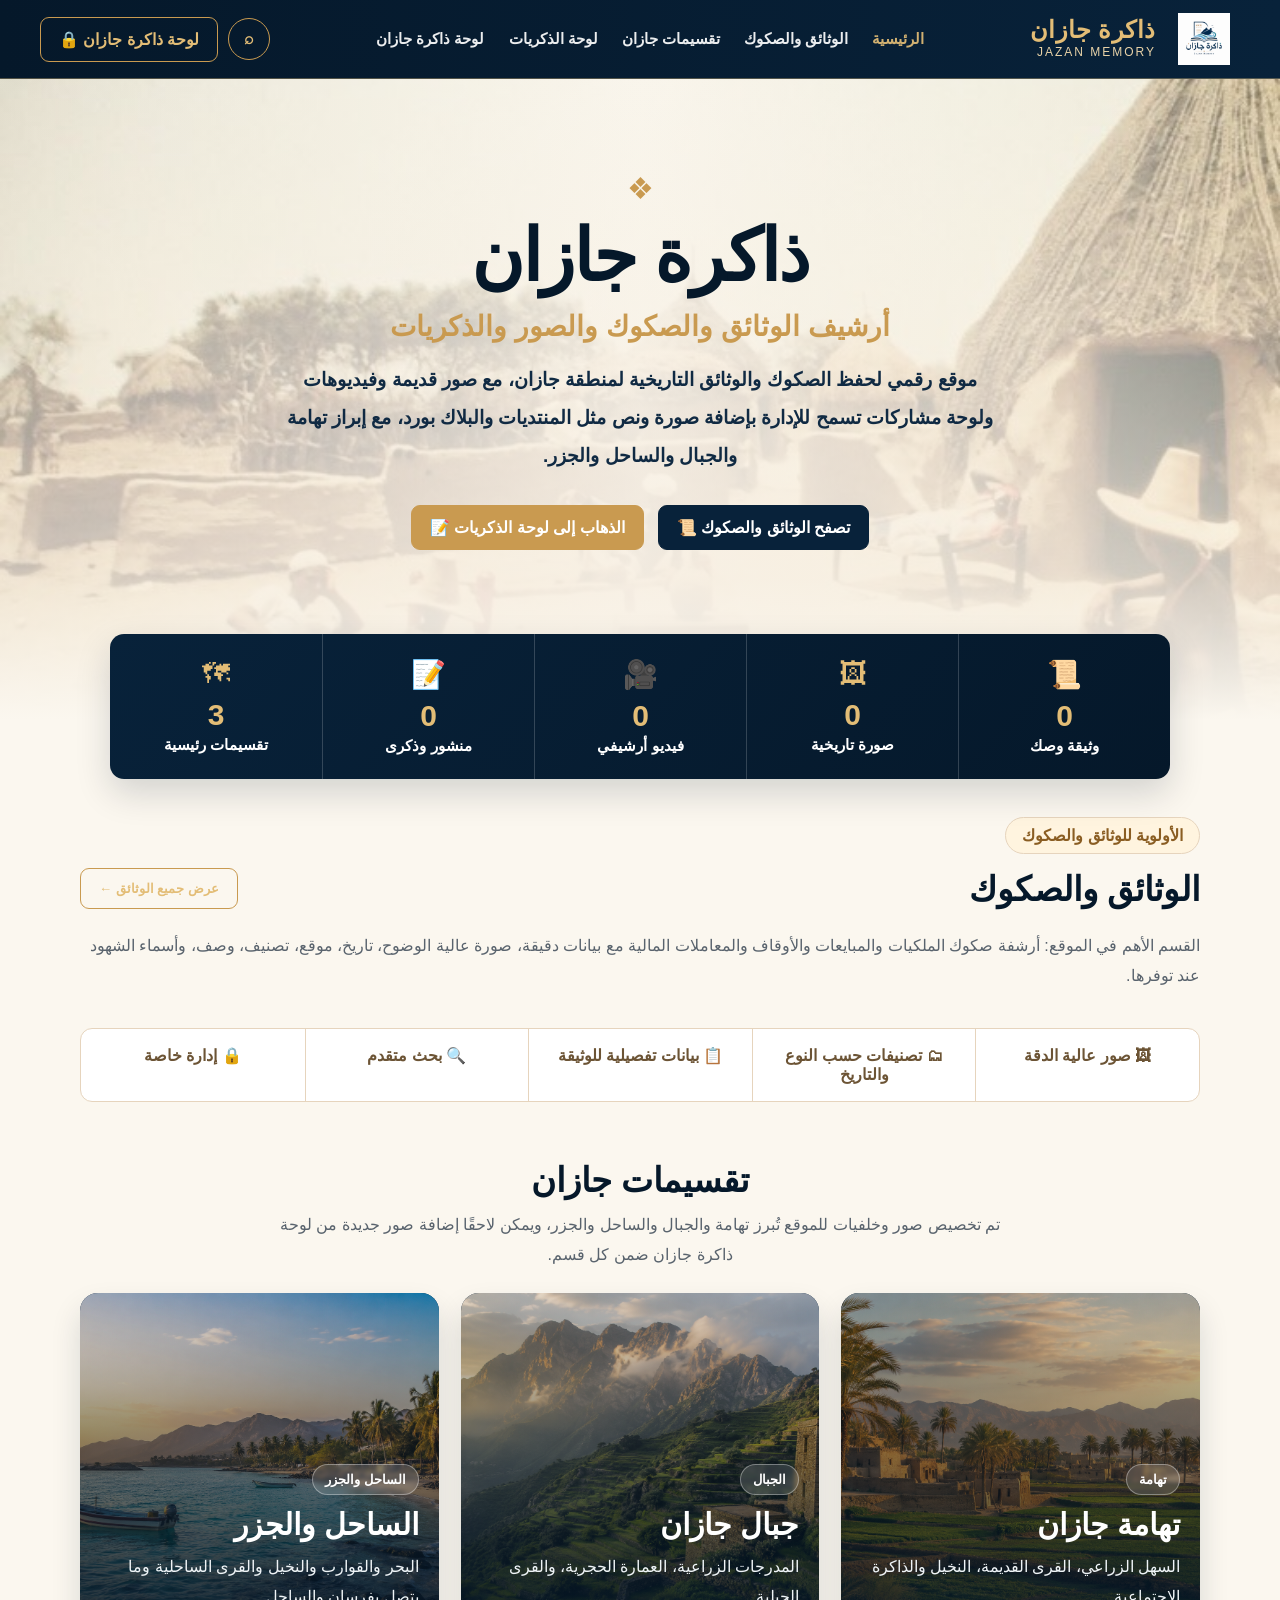
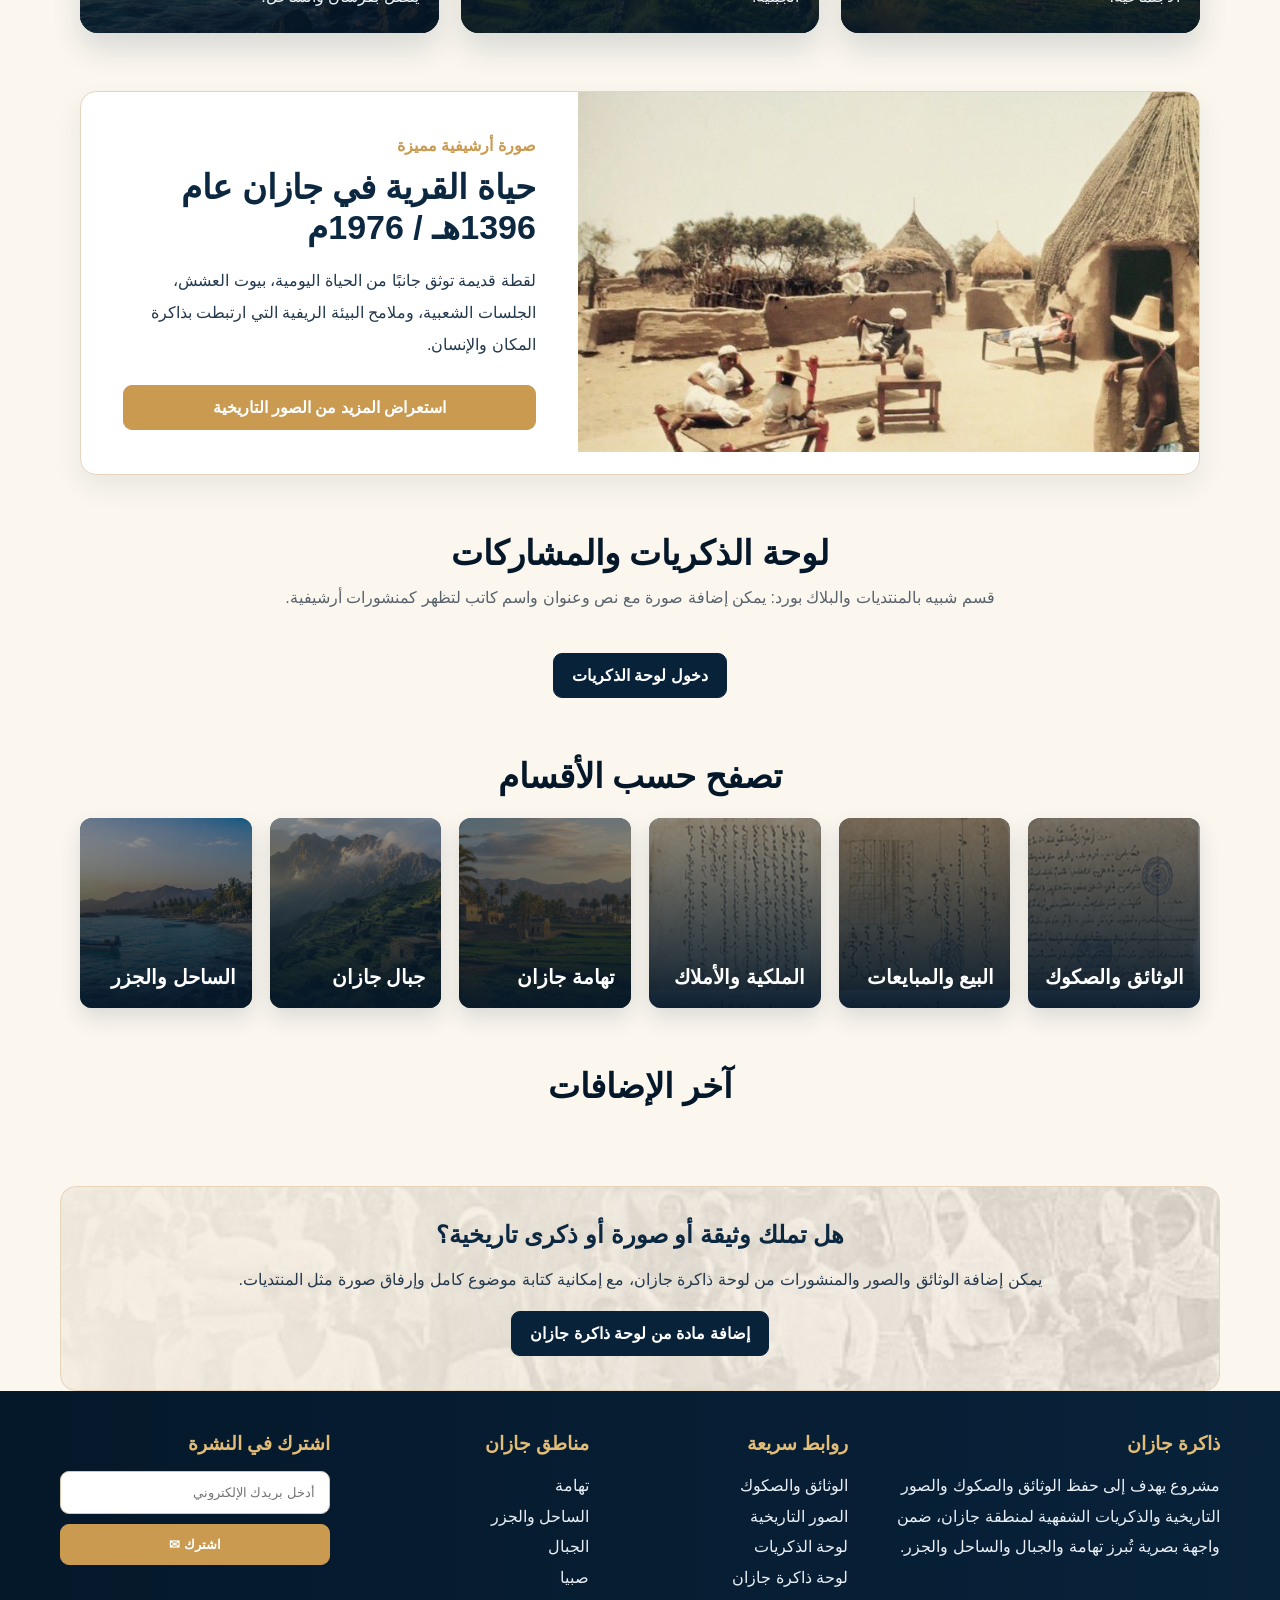
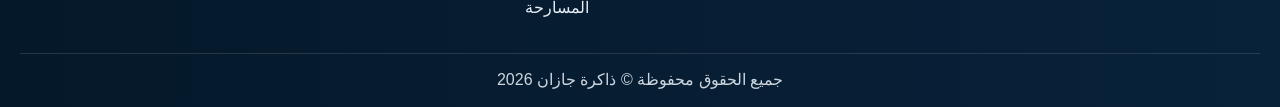
<file: index.html>
<!doctype html>
<html lang="ar" dir="rtl">
<head>
  <meta charset="utf-8">
  <meta name="viewport" content="width=device-width,initial-scale=1">
  <title>ذاكرة جازان | أرشيف الوثائق والصكوك</title>
  <link rel="stylesheet" href="style.css">
</head>
<body>
<header class="topbar">
  <nav class="nav">
    <a class="brand" href="index.html">
      <img src="logo.png" alt="ذاكرة جازان">
      <div><h1>ذاكرة جازان</h1><span>JAZAN MEMORY</span></div>
    </a>
    <div class="links">
      <a class="active" href="index.html">الرئيسية</a>
      <a href="documents.html">الوثائق والصكوك</a>
      <a href="#regions">تقسيمات جازان</a>
      <a href="board.html">لوحة الذكريات</a>
      <a href="admin.html">لوحة ذاكرة جازان</a>
    </div>
    <div class="actions">
      <a class="iconBtn" href="documents.html" title="بحث">⌕</a>
      <a class="btn ghost" href="admin.html">لوحة ذاكرة جازان 🔒</a>
    </div>
  </nav>
</header>

<section class="hero">
  <div class="heroContent">
    <div class="orn">❖</div>
    <h2>ذاكرة جازان</h2>
    <h3>أرشيف الوثائق والصكوك والصور والذكريات</h3>
    <p>موقع رقمي لحفظ الصكوك والوثائق التاريخية لمنطقة جازان، مع صور قديمة وفيديوهات ولوحة مشاركات تسمح للإدارة بإضافة صورة ونص مثل المنتديات والبلاك بورد، مع إبراز تهامة والجبال والساحل والجزر.</p>
    <div class="heroBtns">
      <a class="btn dark" href="documents.html">تصفح الوثائق والصكوك 📜</a>
      <a class="btn" href="board.html">الذهاب إلى لوحة الذكريات 📝</a>
    </div>
  </div>
</section>

<section class="stats">
  <div class="stat"><i>📜</i><b id="docCount">0</b><span>وثيقة وصك</span></div>
  <div class="stat"><i>🖼</i><b id="photoCount">0</b><span>صورة تاريخية</span></div>
  <div class="stat"><i>🎥</i><b id="videoCount">0</b><span>فيديو أرشيفي</span></div>
  <div class="stat"><i>📝</i><b id="postCount">0</b><span>منشور وذكرى</span></div>
  <div class="stat"><i>🗺</i><b>3</b><span>تقسيمات رئيسية</span></div>
</section>

<section class="section docsFirst">
  <div class="head">
    <h2>الوثائق والصكوك</h2>
    <a class="btn ghost miniWide" href="documents.html">عرض جميع الوثائق ←</a>
  </div>
  <p class="introText">القسم الأهم في الموقع: أرشفة صكوك الملكيات والمبايعات والأوقاف والمعاملات المالية مع بيانات دقيقة، صورة عالية الوضوح، تاريخ، موقع، تصنيف، وصف، وأسماء الشهود عند توفرها.</p>
  <div class="cards" id="docCards"></div>
  <div class="features">
    <div class="feature">🖼 صور عالية الدقة</div>
    <div class="feature">🗂 تصنيفات حسب النوع والتاريخ</div>
    <div class="feature">📋 بيانات تفصيلية للوثيقة</div>
    <div class="feature">🔍 بحث متقدم</div>
    <div class="feature">🔒 إدارة خاصة</div>
  </div>
</section>

<section class="section" id="regions">
  <div class="title">
    <h2>تقسيمات جازان</h2>
    <p>تم تخصيص صور وخلفيات للموقع تُبرز تهامة والجبال والساحل والجزر، ويمكن لاحقًا إضافة صور جديدة من لوحة ذاكرة جازان ضمن كل قسم.</p>
  </div>
  <div class="regionGrid">
    <a class="regionCard" href="documents.html?cat=تهامة">
      <img src="region-tihama.png" alt="تهامة جازان">
      <div class="regionOverlay"></div>
      <div class="regionBody"><span class="chip">تهامة</span><h3>تهامة جازان</h3><p>السهل الزراعي، القرى القديمة، النخيل والذاكرة الاجتماعية.</p></div>
    </a>
    <a class="regionCard" href="documents.html?cat=الجبال">
      <img src="region-mountains.png" alt="جبال جازان">
      <div class="regionOverlay"></div>
      <div class="regionBody"><span class="chip">الجبال</span><h3>جبال جازان</h3><p>المدرجات الزراعية، العمارة الحجرية، والقرى الجبلية.</p></div>
    </a>
    <a class="regionCard" href="documents.html?cat=الساحل والجزر">
      <img src="region-coast.png" alt="ساحل وجزر جازان">
      <div class="regionOverlay"></div>
      <div class="regionBody"><span class="chip">الساحل والجزر</span><h3>الساحل والجزر</h3><p>البحر والقوارب والنخيل والقرى الساحلية وما يتصل بفرسان والساحل.</p></div>
    </a>
  </div>
</section>

<section class="section" id="spotlight">
  <div class="spotlight">
    <img src="village-1396.png" alt="حياة القرية في جازان">
    <div class="spotText">
      <div class="label">صورة أرشيفية مميزة</div>
      <h2>حياة القرية في جازان عام 1396هـ / 1976م</h2>
      <p>لقطة قديمة توثق جانبًا من الحياة اليومية، بيوت العشش، الجلسات الشعبية، وملامح البيئة الريفية التي ارتبطت بذاكرة المكان والإنسان.</p>
      <a class="btn" href="documents.html?type=صورة">استعراض المزيد من الصور التاريخية</a>
    </div>
  </div>
</section>

<section class="section">
  <div class="title"><h2>لوحة الذكريات والمشاركات</h2><p>قسم شبيه بالمنتديات والبلاك بورد: يمكن إضافة صورة مع نص وعنوان واسم كاتب لتظهر كمنشورات أرشيفية.</p></div>
  <div class="postPreviewGrid" id="boardPosts"></div>
  <div class="centerBtn"><a class="btn dark" href="board.html">دخول لوحة الذكريات</a></div>
</section>

<section class="section" id="categories">
  <div class="title"><h2>تصفح حسب الأقسام</h2></div>
  <div class="catGrid">
    <a class="cat" href="documents.html?type=وثيقة"><img src="deed-1.jpg"><div>الوثائق والصكوك</div></a>
    <a class="cat" href="documents.html?cat=مبايعات"><img src="deed-2.jpg"><div>البيع والمبايعات</div></a>
    <a class="cat" href="documents.html?cat=ملكية وأملاك"><img src="deed-3.jpg"><div>الملكية والأملاك</div></a>
    <a class="cat" href="documents.html?cat=تهامة"><img src="region-tihama.png"><div>تهامة جازان</div></a>
    <a class="cat" href="documents.html?cat=الجبال"><img src="region-mountains.png"><div>جبال جازان</div></a>
    <a class="cat" href="documents.html?cat=الساحل والجزر"><img src="region-coast.png"><div>الساحل والجزر</div></a>
  </div>
</section>

<section class="section">
  <div class="title"><h2>آخر الإضافات</h2></div>
  <div class="updates" id="updates"></div>
</section>

<section class="cta">
  <h2>هل تملك وثيقة أو صورة أو ذكرى تاريخية؟</h2>
  <p>يمكن إضافة الوثائق والصور والمنشورات من لوحة ذاكرة جازان، مع إمكانية كتابة موضوع كامل وإرفاق صورة مثل المنتديات.</p>
  <a class="btn dark" href="admin.html">إضافة مادة من لوحة ذاكرة جازان</a>
</section>

<footer class="footer" id="about">
  <div class="footerGrid">
    <div>
      <h3>ذاكرة جازان</h3>
      <p>مشروع يهدف إلى حفظ الوثائق والصكوك والصور التاريخية والذكريات الشفهية لمنطقة جازان، ضمن واجهة بصرية تُبرز تهامة والجبال والساحل والجزر.</p>
    </div>
    <div>
      <h3>روابط سريعة</h3>
      <ul>
        <li><a href="documents.html">الوثائق والصكوك</a></li>
        <li><a href="documents.html?type=صورة">الصور التاريخية</a></li>
        <li><a href="board.html">لوحة الذكريات</a></li>
        <li><a href="admin.html">لوحة ذاكرة جازان</a></li>
      </ul>
    </div>
    <div>
      <h3>مناطق جازان</h3>
      <ul><li>تهامة</li><li>الساحل والجزر</li><li>الجبال</li><li>صبيا</li><li>المسارحة</li></ul>
    </div>
    <div class="newsletter">
      <h3>اشترك في النشرة</h3>
      <input placeholder="أدخل بريدك الإلكتروني">
      <button class="btn">اشترك ✉</button>
    </div>
  </div>
  <div class="copyright">جميع الحقوق محفوظة © ذاكرة جازان 2026</div>
</footer>

<div class="modal" id="modal"><div class="modalContent"><button class="btn dark" onclick="closeModal()">إغلاق</button><h2 id="modalTitle"></h2><div id="modalBody"></div></div></div>
<script src="data.js"></script>
<script src="main.js"></script>
</body>
</html>
</file>
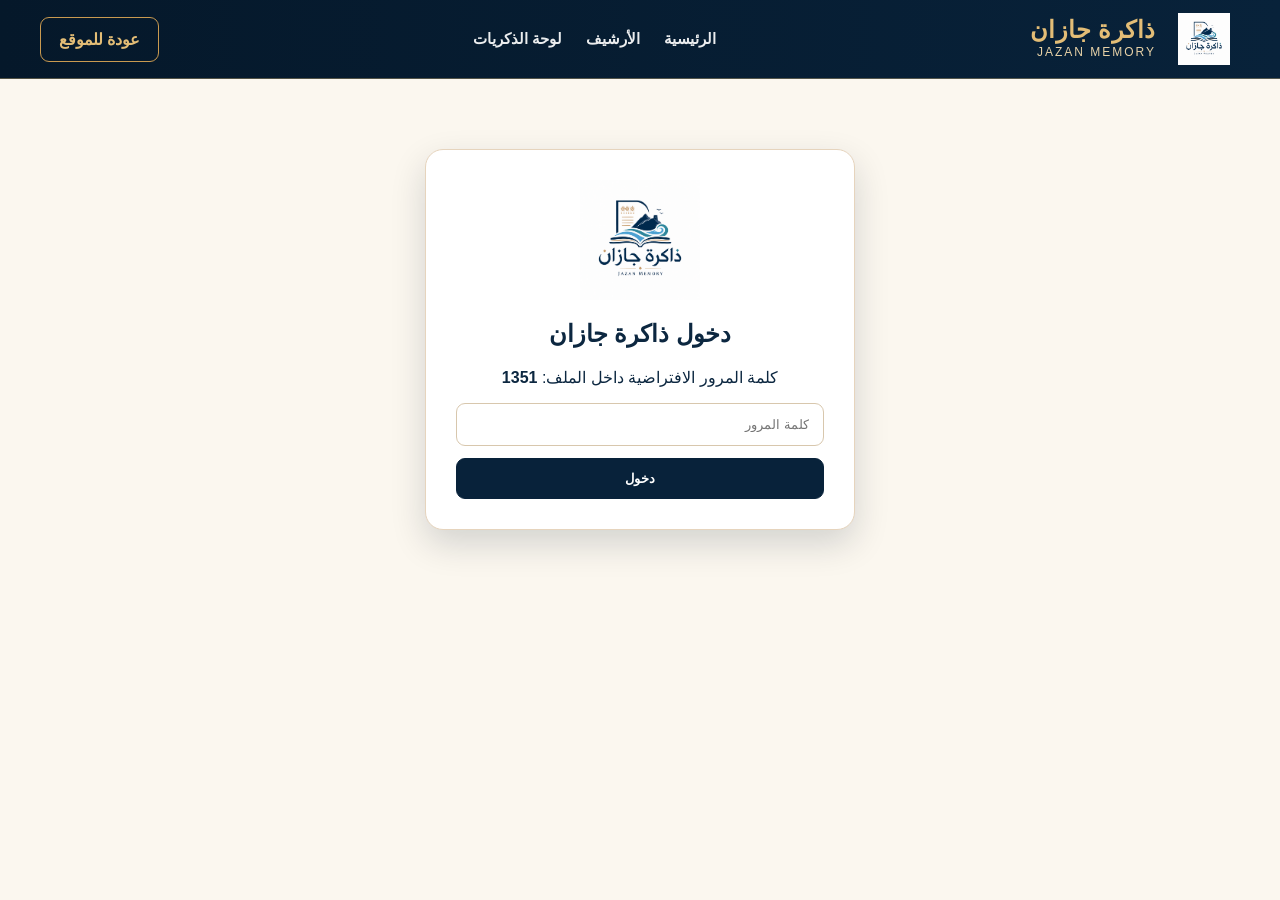
<file: admin.html>
<!doctype html>
<html lang="ar" dir="rtl">
<head>
  <meta charset="utf-8">
  <meta name="viewport" content="width=device-width,initial-scale=1">
  <title>لوحة ذاكرة جازان | ذاكرة جازان</title>
  <link rel="stylesheet" href="style.css">
</head>
<body>
<header class="topbar">
  <nav class="nav">
    <a class="brand" href="index.html"><img src="logo.png" alt="ذاكرة جازان"><div><h1>ذاكرة جازان</h1><span>JAZAN MEMORY</span></div></a>
    <div class="links"><a href="index.html">الرئيسية</a><a href="documents.html">الأرشيف</a><a href="board.html">لوحة الذكريات</a></div>
    <div class="actions"><a class="btn ghost" href="index.html">عودة للموقع</a></div>
  </nav>
</header>
<div id="login" class="loginBox">
  <img src="logo.png" alt="logo">
  <h2>دخول ذاكرة جازان</h2>
  <p>كلمة المرور الافتراضية داخل الملف: <b>1351</b></p>
  <input id="pass" type="password" placeholder="كلمة المرور">
  <button class="btn dark" style="width:100%;margin-top:12px" onclick="login()">دخول</button>
</div>
<main id="dashboard" class="adminWrap hide">
  <aside class="panel adminMenu">
    <h2>لوحة ذاكرة جازان</h2>
    <a class="active" href="#add">إضافة / تعديل</a>
    <a href="#list">قائمة المواد</a>
    <a href="#backup">النسخ والاستيراد</a>
    <button class="btn" onclick="logout()" style="width:100%;margin-top:12px">تسجيل خروج</button>
    <p class="sideNote">هذا الإصدار تعمل بدون قاعدة بيانات. الإضافات تُحفظ في متصفح ذاكرة جازان، ويمكن تصديرها واستيرادها كملف JSON.</p>
  </aside>
  <section>
    <div class="adminHint">يمكنك هنا إضافة وثيقة، صورة، فيديو أو <b>منشور</b> مثل المنتديات والبلاك بورد: اكتب عنوانًا ونصًا وارفع صورة إن رغبتِ، وسيظهر المنشور في صفحة <b>لوحة الذكريات</b> وفي الصفحة الرئيسية.</div>
    <div class="panel" id="add">
      <h2>إضافة وثيقة أو صورة أو فيديو أو منشور</h2>
      <form id="itemForm" class="form">
        <input type="hidden" id="itemId">
        <div class="formGrid">
          <div><label>النوع</label><select id="type"><option>وثيقة</option><option>صورة</option><option>فيديو</option><option>منشور</option></select></div>
          <div><label>التصنيف</label><select id="category">
            <option>مبايعات</option><option>أوقاف</option><option>ملكية وأملاك</option><option>مستندات مالية</option><option>عقود ومعاملات</option>
            <option>صور تاريخية</option><option>هوية المشروع</option><option>فيديوهات</option><option>تراث وعمارة</option>
            <option>تهامة</option><option>الجبال</option><option>الساحل والجزر</option>
            <option>إعلان</option><option>ذكريات وقصص</option><option>مشاركات الأعضاء</option>
          </select></div>
          <div><label>العنوان</label><input id="title" required placeholder="مثال: صك بيع أرض زراعية أو ذكرى من قرية قديمة"></div>
          <div><label>اسم الكاتب / المصدر</label><input id="author" placeholder="مثال: ذاكرة جازان / اسم العائلة / اسم الراوي"></div>
          <div><label>التاريخ</label><input id="year" placeholder="مثال: 1351 هـ أو 2026م"></div>
          <div><label>الموقع</label><input id="place" placeholder="مثال: صبيا / تهامة / الساحل"></div>
          <div class="full"><label>رفع صورة أو فيديو</label><input id="file" type="file" accept="image/*,video/*"></div>
          <div class="full"><label>الوصف أو نص المنشور</label><textarea id="desc" rows="6" placeholder="اكتب وصف الوثيقة أو نص المنشور الكامل، ويمكن أن يكون بصيغة قريبة من المنتديات أو البلاك بورد."></textarea></div>
        </div>
        <button class="btn dark" style="margin-top:16px">حفظ المادة</button>
        <button type="reset" class="btn ghost" style="margin-top:16px;color:#8a5d22">تفريغ النموذج</button>
      </form>
    </div>
    <div class="panel" id="list" style="margin-top:24px">
      <h2>المواد الحالية</h2>
      <div style="overflow:auto">
        <table class="table" id="itemsTable">
          <thead><tr><th>ملف</th><th>العنوان</th><th>النوع</th><th>التصنيف</th><th>الكاتب</th><th>التاريخ</th><th>التحكم</th></tr></thead>
          <tbody></tbody>
        </table>
      </div>
    </div>
    <div class="panel" id="backup" style="margin-top:24px">
      <h2>نسخ احتياطي واستيراد</h2>
      <p>صدّري البيانات الحالية بصيغة JSON، أو استوردي ملفًا سابقًا لاستعادة الإضافات.</p>
      <div class="heroBtns" style="justify-content:flex-start">
        <button class="btn dark" onclick="exportData()">تصدير البيانات</button>
        <label class="btn ghost fileLabel" style="color:#8a5d22">استيراد بيانات<input id="importFile" type="file" accept="application/json" hidden></label>
        <button class="btn" onclick="resetAll()">استرجاع الافتراضي</button>
      </div>
    </div>
  </section>
</main>
<div class="toast" id="toast"></div>
<script src="data.js"></script>
<script src="admin.js"></script>
</body>
</html>
</file>
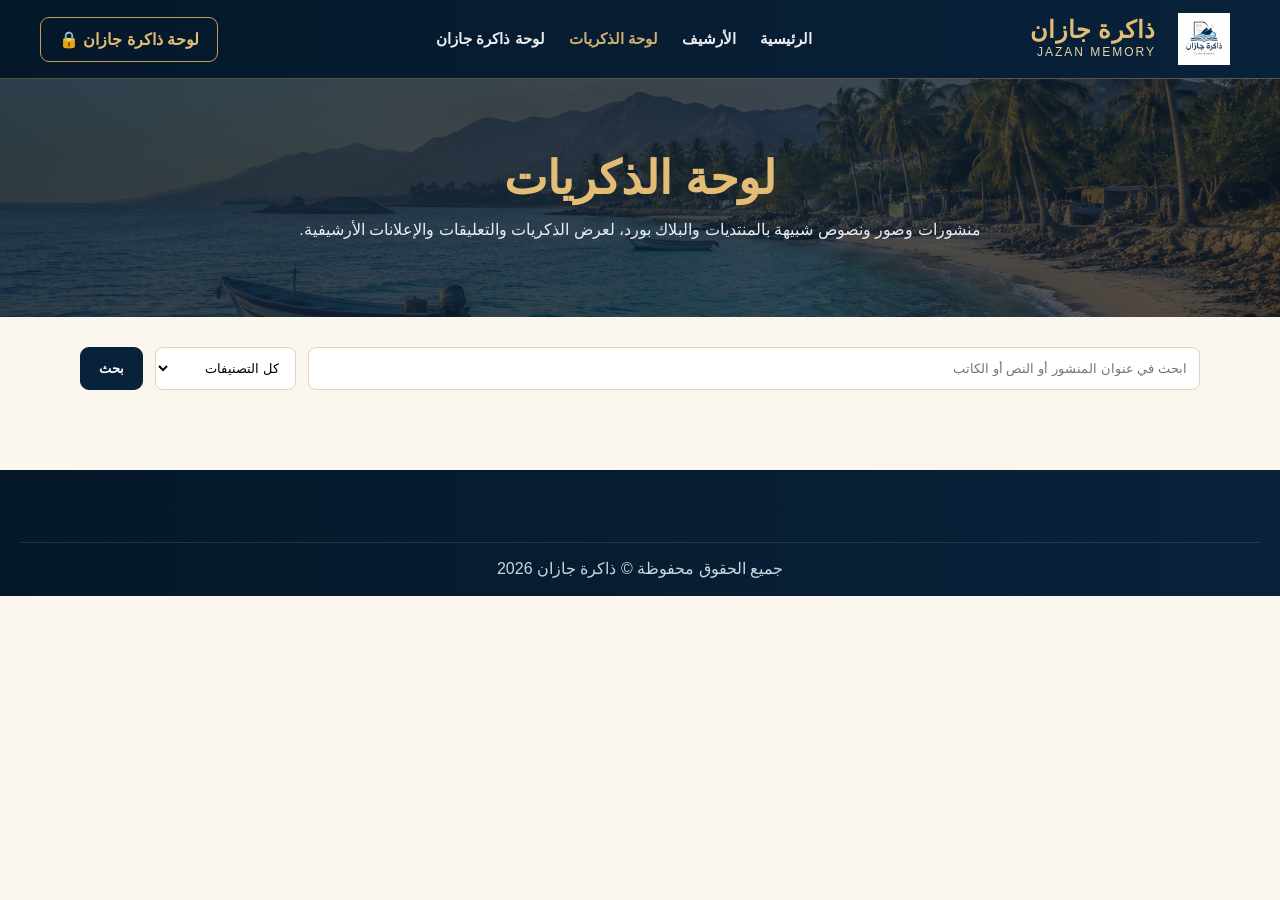
<file: board.html>
<!doctype html>
<html lang="ar" dir="rtl">
<head>
  <meta charset="utf-8">
  <meta name="viewport" content="width=device-width,initial-scale=1">
  <title>لوحة الذكريات | ذاكرة جازان</title>
  <link rel="stylesheet" href="style.css">
</head>
<body>
<header class="topbar">
  <nav class="nav">
    <a class="brand" href="index.html"><img src="logo.png" alt="ذاكرة جازان"><div><h1>ذاكرة جازان</h1><span>JAZAN MEMORY</span></div></a>
    <div class="links">
      <a href="index.html">الرئيسية</a>
      <a href="documents.html">الأرشيف</a>
      <a class="active" href="board.html">لوحة الذكريات</a>
      <a href="admin.html">لوحة ذاكرة جازان</a>
    </div>
    <div class="actions"><a class="btn ghost" href="admin.html">لوحة ذاكرة جازان 🔒</a></div>
  </nav>
</header>
<section class="pageHero pageHeroBoard"><h1>لوحة الذكريات</h1><p>منشورات وصور ونصوص شبيهة بالمنتديات والبلاك بورد، لعرض الذكريات والتعليقات والإعلانات الأرشيفية.</p></section>
<main class="section" style="margin-top:30px">
  <div class="filters">
    <input id="boardQ" placeholder="ابحث في عنوان المنشور أو النص أو الكاتب">
    <select id="boardCat">
      <option value="">كل التصنيفات</option>
      <option>إعلان</option>
      <option>ذكريات وقصص</option>
      <option>مشاركات الأعضاء</option>
      <option>تهامة</option>
      <option>الجبال</option>
      <option>الساحل والجزر</option>
    </select>
    <button class="btn dark" onclick="renderBoardPage()">بحث</button>
  </div>
  <div class="postPreviewGrid boardGrid" id="boardGrid"></div>
</main>
<footer class="footer"><div class="copyright">جميع الحقوق محفوظة © ذاكرة جازان 2026</div></footer>
<div class="modal" id="modal"><div class="modalContent"><button class="btn dark" onclick="closeModal()">إغلاق</button><h2 id="modalTitle"></h2><div id="modalBody"></div></div></div>
<script src="data.js"></script>
<script src="main.js"></script>
<script>document.addEventListener('DOMContentLoaded',renderBoardPage);</script>
</body>
</html>
</file>
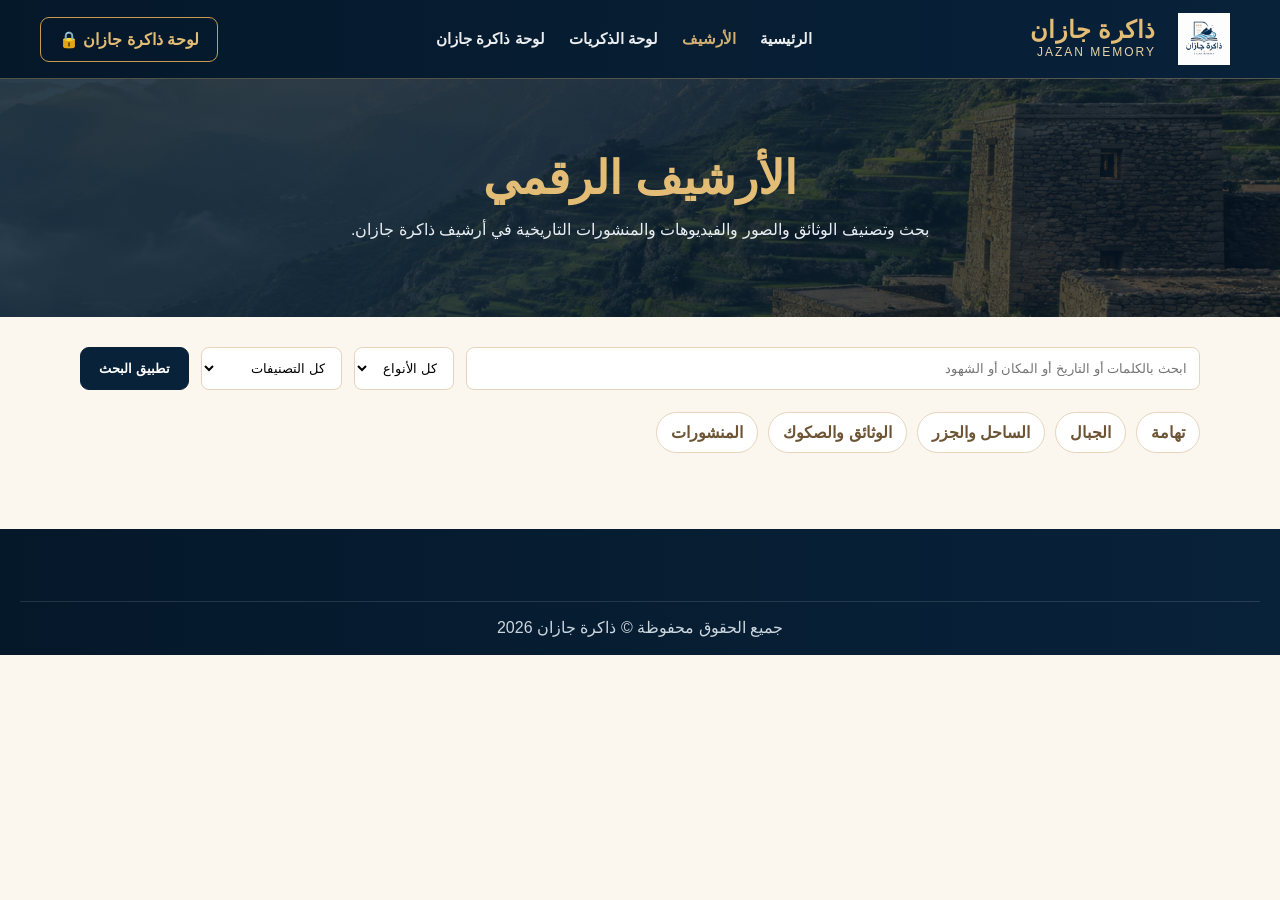
<file: documents.html>
<!doctype html>
<html lang="ar" dir="rtl">
<head>
  <meta charset="utf-8">
  <meta name="viewport" content="width=device-width,initial-scale=1">
  <title>الأرشيف | ذاكرة جازان</title>
  <link rel="stylesheet" href="style.css">
</head>
<body>
<header class="topbar">
  <nav class="nav">
    <a class="brand" href="index.html"><img src="logo.png" alt="ذاكرة جازان"><div><h1>ذاكرة جازان</h1><span>JAZAN MEMORY</span></div></a>
    <div class="links">
      <a href="index.html">الرئيسية</a>
      <a class="active" href="documents.html">الأرشيف</a>
      <a href="board.html">لوحة الذكريات</a>
      <a href="admin.html">لوحة ذاكرة جازان</a>
    </div>
    <div class="actions"><a class="btn ghost" href="admin.html">لوحة ذاكرة جازان 🔒</a></div>
  </nav>
</header>
<section class="pageHero pageHeroDocs"><h1>الأرشيف الرقمي</h1><p>بحث وتصنيف الوثائق والصور والفيديوهات والمنشورات التاريخية في أرشيف ذاكرة جازان.</p></section>
<main class="section" style="margin-top:30px">
  <div class="filters">
    <input id="q" placeholder="ابحث بالكلمات أو التاريخ أو المكان أو الشهود">
    <select id="typeFilter">
      <option value="">كل الأنواع</option>
      <option>وثيقة</option><option>صورة</option><option>فيديو</option><option>منشور</option>
    </select>
    <select id="catFilter">
      <option value="">كل التصنيفات</option>
      <option>أوقاف</option><option>مبايعات</option><option>ملكية وأملاك</option><option>مستندات مالية</option><option>عقود ومعاملات</option>
      <option>صور تاريخية</option><option>هوية المشروع</option><option>فيديوهات</option><option>تراث وعمارة</option>
      <option>تهامة</option><option>الجبال</option><option>الساحل والجزر</option>
      <option>إعلان</option><option>ذكريات وقصص</option><option>مشاركات الأعضاء</option>
    </select>
    <button class="btn dark" onclick="renderArchive()">تطبيق البحث</button>
  </div>
  <div class="quickFilters">
    <a href="documents.html?cat=تهامة">تهامة</a>
    <a href="documents.html?cat=الجبال">الجبال</a>
    <a href="documents.html?cat=الساحل والجزر">الساحل والجزر</a>
    <a href="documents.html?type=وثيقة">الوثائق والصكوك</a>
    <a href="documents.html?type=منشور">المنشورات</a>
  </div>
  <div class="cards archiveGrid" id="archiveGrid"></div>
</main>
<footer class="footer"><div class="copyright">جميع الحقوق محفوظة © ذاكرة جازان 2026</div></footer>
<div class="modal" id="modal"><div class="modalContent"><button class="btn dark" onclick="closeModal()">إغلاق</button><h2 id="modalTitle"></h2><div id="modalBody"></div></div></div>
<script src="data.js"></script>
<script src="main.js"></script>
<script>
document.addEventListener('DOMContentLoaded',()=>{const p=new URLSearchParams(location.search);if(p.get('type'))document.querySelector('#typeFilter').value=p.get('type');if(p.get('cat'))document.querySelector('#catFilter').value=p.get('cat');renderArchive();});
</script>
</body>
</html>
</file>
<file: style.css>
:root{--navy:#08223a;--navy2:#05182a;--gold:#c99a50;--gold2:#e3bd76;--paper:#f7efe3;--ink:#0c2740;--muted:#59636d;--line:#e6d4bd;--white:#fff;--shadow:0 14px 35px rgba(5,24,42,.16);--radius:18px}
*{box-sizing:border-box}
html{scroll-behavior:smooth}
body{margin:0;font-family:"Tajawal","Segoe UI",Tahoma,Arial,sans-serif;background:#fbf7ef;color:var(--ink);direction:rtl}
a{text-decoration:none;color:inherit}
img,video{max-width:100%;display:block}
.topbar{position:sticky;top:0;z-index:50;background:linear-gradient(90deg,var(--navy2),var(--navy));color:#fff;border-bottom:1px solid rgba(227,189,118,.35)}
.nav{max-width:1240px;margin:auto;display:flex;align-items:center;justify-content:space-between;padding:13px 20px;gap:20px}
.brand{display:flex;align-items:center;gap:12px}
.brand img{width:72px;height:52px;object-fit:contain}
.brand h1{font-size:24px;line-height:1;margin:0;color:var(--gold2);letter-spacing:.5px}
.brand span{font-size:12px;color:#e9d3a8;letter-spacing:2px}
.links{display:flex;gap:24px;align-items:center;font-weight:700;font-size:15px}
.links a{opacity:.92}.links a.active,.links a:hover{color:var(--gold2)}
.actions{display:flex;gap:10px;align-items:center}
.btn,.iconBtn{border:1px solid var(--gold);border-radius:9px;padding:12px 18px;background:var(--gold);color:#fff;font-weight:800;cursor:pointer;display:inline-flex;align-items:center;justify-content:center;gap:8px}
.btn.dark{background:var(--navy);border-color:var(--navy);color:#fff}
.btn.ghost{background:transparent;color:var(--gold2)}
.iconBtn{width:42px;height:42px;border-radius:50%;padding:0;background:transparent;color:var(--gold2)}
.hero{position:relative;min-height:560px;overflow:hidden;background:linear-gradient(90deg,rgba(251,247,239,.22),rgba(251,247,239,.88),rgba(251,247,239,.22)),url('village-1396.png') center/cover no-repeat}
.hero:before{content:"";position:absolute;inset:0;background:linear-gradient(180deg,rgba(247,239,227,.02),rgba(247,239,227,.72) 78%,#fbf7ef)}
.heroContent{position:relative;z-index:1;max-width:900px;margin:auto;text-align:center;padding:92px 20px 170px}
.orn{color:var(--gold);font-size:30px;margin-bottom:8px}
.hero h2{font-size:72px;margin:0 0 12px;font-weight:900;color:var(--navy2);letter-spacing:-2px}
.hero h3{font-size:28px;margin:0 0 18px;color:var(--gold);font-weight:900}
.hero p{max-width:720px;margin:0 auto 30px;font-size:19px;line-height:2;color:#102a43;font-weight:600}
.heroBtns{display:flex;gap:14px;justify-content:center;flex-wrap:wrap}
.stats{position:relative;z-index:3;max-width:1060px;margin:-86px auto 38px;background:linear-gradient(135deg,var(--navy),var(--navy2));color:#fff;border-radius:14px;box-shadow:var(--shadow);display:grid;grid-template-columns:repeat(5,1fr);overflow:hidden}
.stat{padding:24px 20px;text-align:center;border-left:1px solid rgba(255,255,255,.18)}
.stat:last-child{border-left:0}.stat i{font-style:normal;color:var(--gold2);font-size:28px}.stat b{display:block;color:var(--gold2);font-size:30px;margin:8px 0 4px}.stat span{font-size:15px;font-weight:700}
.section{max-width:1160px;margin:0 auto 58px;padding:0 20px}
.head{display:flex;align-items:center;justify-content:space-between;gap:16px;margin-bottom:22px}
.title{text-align:center;margin:0 auto 22px}.title h2,.head h2{font-size:34px;margin:0;color:var(--navy2)}.title p{margin:10px auto 0;color:var(--muted);max-width:760px;line-height:1.9}
.introText{line-height:1.9;color:#59636d;margin-top:0}
.cards{display:grid;grid-template-columns:repeat(5,1fr);gap:18px}
.archiveGrid{grid-template-columns:repeat(4,1fr)}
.docCard,.archiveCard{background:#fff;border:1px solid var(--line);border-radius:14px;overflow:hidden;box-shadow:0 9px 25px rgba(8,34,58,.10);transition:.25s}.docCard:hover,.archiveCard:hover{transform:translateY(-5px)}
.docImg{height:220px;background:#efe2d1;position:relative}.docImg img,.docImg video{width:100%;height:100%;object-fit:cover}.docImg:after{content:"";position:absolute;inset:0;background:linear-gradient(180deg,transparent 70%,rgba(5,24,42,.12));pointer-events:none}
.docBody{padding:15px 14px 17px;text-align:center}.docBody h3{font-size:17px;margin:8px 0 9px;line-height:1.55}.meta{font-size:13px;color:var(--muted);display:flex;gap:9px;justify-content:center;flex-wrap:wrap}.typeBadge{display:inline-block;background:#fff5e6;color:#8a5d22;border:1px solid #ecd6ba;border-radius:999px;padding:6px 10px;font-weight:800;font-size:12px}.authorLine{margin-top:8px;color:#6c5435;font-size:13px}.miniTop{margin-top:12px;padding:9px 13px;font-size:13px}.miniWide{font-size:13px;color:#8a5d22}
.features{display:grid;grid-template-columns:repeat(5,1fr);gap:0;border:1px solid var(--line);border-radius:12px;background:#fff;margin-top:20px;overflow:hidden}.feature{padding:17px 14px;text-align:center;border-left:1px solid var(--line);font-weight:800;color:#6c5435}.feature:last-child{border-left:0}
.docsFirst{position:relative}.docsFirst:before{content:"الأولوية للوثائق والصكوك";display:inline-block;background:#fff4df;border:1px solid var(--line);color:#8a5d22;border-radius:999px;padding:8px 16px;font-weight:900;margin-bottom:14px}
.regionGrid{display:grid;grid-template-columns:repeat(3,1fr);gap:22px}
.regionCard{position:relative;min-height:340px;border-radius:18px;overflow:hidden;box-shadow:0 16px 30px rgba(8,34,58,.14);background:var(--navy);color:#fff}.regionCard img{position:absolute;inset:0;width:100%;height:100%;object-fit:cover}.regionOverlay{position:absolute;inset:0;background:linear-gradient(180deg,rgba(5,24,42,.10),rgba(5,24,42,.88))}.regionBody{position:absolute;right:20px;left:20px;bottom:20px;z-index:2}.regionBody h3{margin:12px 0 10px;font-size:30px}.regionBody p{line-height:1.9;margin:0;color:#eff4f7}.chip{display:inline-block;background:rgba(255,255,255,.14);backdrop-filter:blur(2px);border:1px solid rgba(255,255,255,.35);padding:7px 12px;border-radius:999px;font-size:13px;font-weight:800}
.spotlight{display:grid;grid-template-columns:1.25fr 1fr;background:#fff;border:1px solid var(--line);border-radius:16px;overflow:hidden;box-shadow:0 12px 28px rgba(8,34,58,.08)}.spotlight img{height:360px;width:100%;object-fit:cover}.spotText{padding:44px 42px;display:flex;flex-direction:column;justify-content:center}.label{color:var(--gold);font-weight:900;margin-bottom:12px}.spotText h2{font-size:34px;margin:0 0 18px}.spotText p{line-height:2;color:#24394d;margin:0 0 24px}
.postPreviewGrid{display:grid;grid-template-columns:repeat(3,1fr);gap:20px}.postPreviewCard{background:#fff;border:1px solid var(--line);border-radius:16px;overflow:hidden;box-shadow:0 12px 28px rgba(8,34,58,.09)}.postPreviewMedia{height:220px;background:#efe2d1}.postPreviewMedia img,.postPreviewMedia video{width:100%;height:100%;object-fit:cover}.postPreviewBody{padding:18px}.postPreviewBody h3{margin:12px 0 10px;font-size:22px;line-height:1.5}.metaLine{display:flex;flex-wrap:wrap;gap:10px;color:#59636d;font-size:13px;margin-bottom:12px}.postPreviewBody p{line-height:1.9;color:#24394d;min-height:110px}.centerBtn{text-align:center;margin-top:18px}
.catGrid{display:grid;grid-template-columns:repeat(6,1fr);gap:18px}.cat{position:relative;border-radius:12px;overflow:hidden;min-height:190px;box-shadow:0 10px 22px rgba(8,34,58,.13);background:var(--navy);color:#fff}.cat img{width:100%;height:100%;object-fit:cover;position:absolute;inset:0;opacity:.72}.cat:after{content:"";position:absolute;inset:0;background:linear-gradient(0deg,rgba(5,24,42,.95),rgba(5,24,42,.15))}.cat div{position:absolute;z-index:1;bottom:16px;right:16px;left:16px;font-size:20px;font-weight:900;line-height:1.5}
.updates{display:grid;grid-template-columns:repeat(3,1fr);gap:16px}.updateCard{display:flex;gap:12px;align-items:center;background:#fff;border:1px solid var(--line);border-radius:12px;padding:10px}.updateCard img,.updateCard video{width:92px;height:92px;object-fit:cover;border-radius:8px}.updateCard h3{font-size:15px;margin:0 0 5px}
.cta{margin:40px auto 0;max-width:1160px;border-radius:16px;background:linear-gradient(90deg,rgba(247,239,227,.95),rgba(247,239,227,.78)),url('archive-photo-1.png') center/cover;padding:34px 20px;text-align:center;border:1px solid var(--line)}.cta h2{margin:0 0 12px}.cta p{line-height:1.9;color:#24394d}
.footer{background:linear-gradient(90deg,var(--navy2),var(--navy));color:#fff;padding:42px 20px 18px}.footerGrid{max-width:1160px;margin:auto;display:grid;grid-template-columns:1.5fr 1fr 1fr 1.2fr;gap:34px}.footer h3{color:var(--gold2);margin:0 0 16px}.footer p,.footer a,.footer li{color:#e8eef4;line-height:1.9}.footer ul{padding:0;margin:0;list-style:none}.newsletter input,.form input,.form textarea,.form select{width:100%;padding:13px 14px;border:1px solid #d8c7ad;border-radius:9px;background:#fff;font-family:inherit}.newsletter .btn{width:100%;margin-top:10px}.copyright{text-align:center;margin-top:30px;padding-top:16px;border-top:1px solid rgba(255,255,255,.12);color:#ccd6df}
.pageHero{color:#fff;padding:72px 20px;text-align:center;background-size:cover;background-position:center;position:relative}.pageHero:before{content:"";position:absolute;inset:0;background:linear-gradient(135deg,rgba(8,34,58,.86),rgba(5,24,42,.65))}.pageHero>*{position:relative;z-index:1}.pageHero h1{font-size:46px;margin:0 0 10px;color:var(--gold2)}.pageHero p{margin:0 auto;max-width:740px;line-height:1.9;color:#e8eef4}.pageHeroDocs{background-image:url('region-mountains.png')}.pageHeroBoard{background-image:url('region-coast.png')}
.filters{display:flex;gap:12px;flex-wrap:wrap;margin:22px 0}.filters input,.filters select{padding:12px;border:1px solid var(--line);border-radius:8px;background:#fff;font-family:inherit}.filters input{min-width:300px;flex:1}.quickFilters{display:flex;gap:10px;flex-wrap:wrap;margin-bottom:18px}.quickFilters a{background:#fff;border:1px solid var(--line);padding:10px 14px;border-radius:999px;font-weight:800;color:#6c5435}
.adminWrap{max-width:1160px;margin:35px auto;padding:0 20px;display:grid;grid-template-columns:330px 1fr;gap:24px}.panel{background:#fff;border:1px solid var(--line);border-radius:16px;box-shadow:0 10px 25px rgba(8,34,58,.08);padding:22px}.adminMenu a{display:block;padding:13px 12px;border-radius:10px;margin-bottom:8px;font-weight:800}.adminMenu a:hover,.adminMenu a.active{background:#f4e7d5;color:#8a5d22}.formGrid{display:grid;grid-template-columns:1fr 1fr;gap:14px}.full{grid-column:1/-1}.form label{font-weight:800;margin-bottom:7px;display:block}.table{width:100%;border-collapse:collapse;background:#fff}.table th,.table td{padding:12px;border-bottom:1px solid var(--line);text-align:right}.table th{color:#8a5d22}.smallImg{width:60px;height:60px;object-fit:cover;border-radius:8px}.videoMark{display:flex;align-items:center;justify-content:center;background:#f4e7d5;font-size:24px}.hide{display:none!important}.loginBox{max-width:430px;margin:70px auto;background:#fff;border:1px solid var(--line);border-radius:18px;padding:30px;box-shadow:var(--shadow);text-align:center}.loginBox img{width:120px;margin:auto}.loginBox input{width:100%;padding:13px 14px;border:1px solid #d8c7ad;border-radius:9px;background:#fff;font-family:inherit}.toast{position:fixed;bottom:20px;left:20px;background:var(--navy);color:#fff;padding:14px 18px;border-radius:12px;box-shadow:var(--shadow);display:none;z-index:99}.modal{position:fixed;inset:0;background:rgba(5,24,42,.7);display:none;align-items:center;justify-content:center;z-index:100;padding:20px}.modalContent{background:#fff;border-radius:16px;max-width:850px;width:100%;max-height:90vh;overflow:auto;padding:22px;border:1px solid var(--line)}.modalContent img,.modalContent video{margin:auto;border-radius:10px;max-height:520px}.modalContent h2{color:var(--navy2);margin-top:12px}.modalMeta{line-height:2;color:#24394d}.modalText{line-height:2.1;color:#24394d}.adminHint{background:#fff8ea;border:1px dashed var(--gold);border-radius:12px;padding:14px;line-height:1.8;color:#6c5435;margin-bottom:16px;font-weight:700}.sideNote{line-height:1.8;color:#59636d;font-size:14px}.fileLabel{cursor:pointer}.emptyState{background:#fff;border:1px solid var(--line);padding:24px;border-radius:12px;text-align:center;color:#6c5435}
@media(max-width:1100px){.cards,.catGrid,.postPreviewGrid,.regionGrid,.updates,.archiveGrid{grid-template-columns:repeat(2,1fr)}.footerGrid{grid-template-columns:1fr 1fr}.stats{grid-template-columns:repeat(2,1fr)}.spotlight,.adminWrap{grid-template-columns:1fr}}
@media(max-width:700px){.links{display:none}.brand h1{font-size:18px}.brand img{width:58px}.hero h2{font-size:42px}.hero h3{font-size:21px}.heroContent{padding:70px 20px 150px}.stats,.cards,.catGrid,.features,.updates,.formGrid,.postPreviewGrid,.regionGrid,.archiveGrid{grid-template-columns:1fr}.spotlight img{height:240px}.spotText{padding:26px}.nav{padding:10px}.actions .btn.ghost{display:none}.footerGrid{gap:18px;grid-template-columns:1fr}.filters input{min-width:100%}.postPreviewBody p{min-height:auto}.stat{border-left:0;border-bottom:1px solid rgba(255,255,255,.18)}.stat:last-child{border-bottom:0}}
</file>
